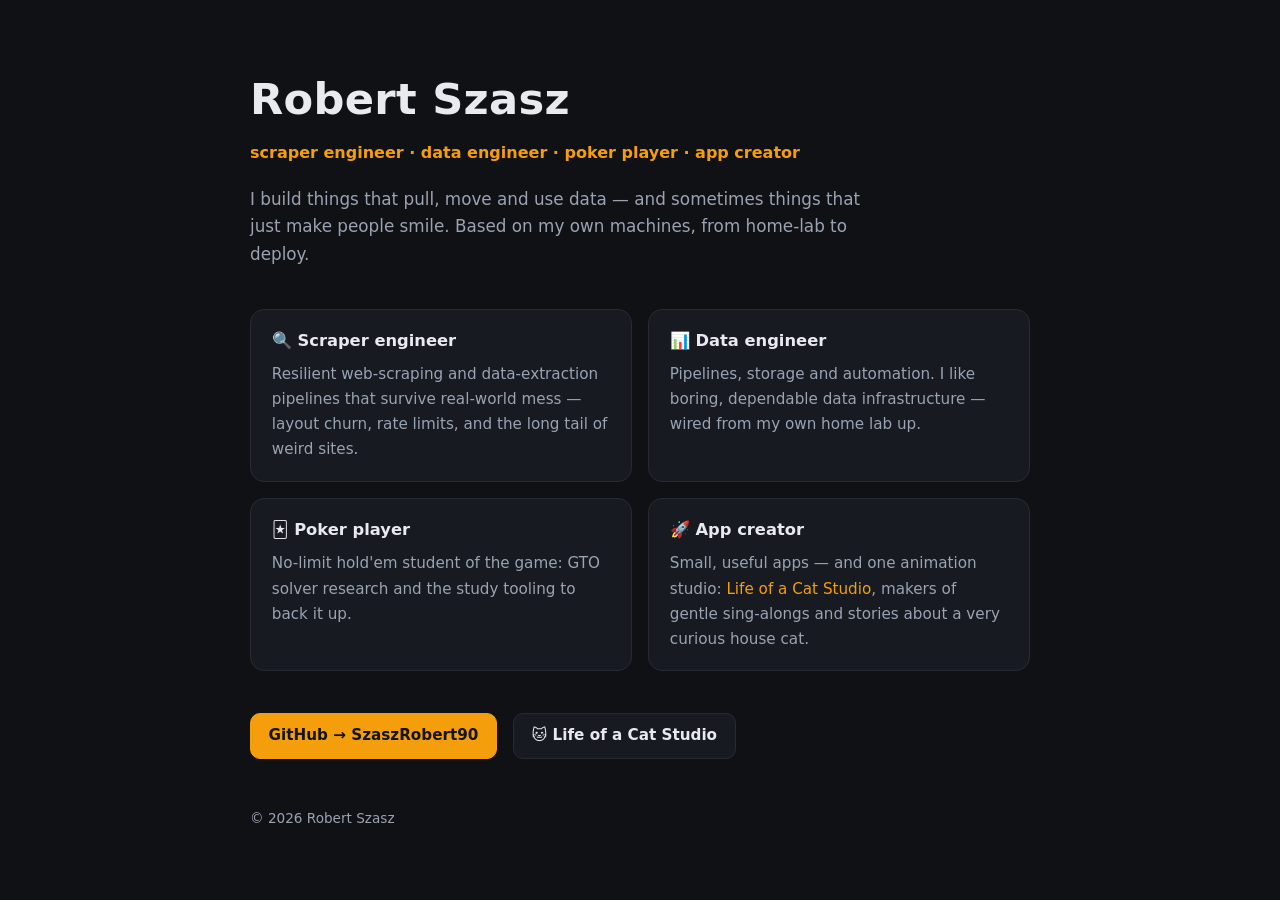
<file: index.html>
<!DOCTYPE html>
<html lang="en">
<head>
  <meta charset="utf-8">
  <meta name="viewport" content="width=device-width, initial-scale=1">
  <title>Robert Szasz — scraper engineer · data engineer · poker player · app creator</title>
  <meta name="description" content="Robert Szasz — scraper engineer, data engineer, poker player and app creator. Web-scraping pipelines, data infrastructure, GTO poker study and small apps, including Life of a Cat Studio.">
  <style>
    :root { --bg:#0f1115; --card:#171a21; --line:#262b36; --text:#e8eaf0; --mut:#9aa3b2; --acc:#f59e0b; }
    * { box-sizing:border-box; }
    body {
      margin:0; background:var(--bg); color:var(--text);
      font-family:"Segoe UI", system-ui, -apple-system, sans-serif;
      line-height:1.65;
    }
    .wrap { max-width:820px; margin:0 auto; padding:4rem 1.25rem 4rem; }
    h1 { font-size:clamp(1.9rem,5vw,2.7rem); margin:0 0 .3rem; letter-spacing:.3px; }
    .roles { color:var(--acc); font-weight:600; margin:0 0 1.2rem; }
    .lede { color:var(--mut); font-size:1.05rem; margin:0 0 2.5rem; max-width:60ch; }
    .grid { display:grid; grid-template-columns:repeat(auto-fit,minmax(250px,1fr)); gap:1rem; }
    .card {
      background:var(--card); border:1px solid var(--line); border-radius:14px;
      padding:1.15rem 1.3rem;
    }
    .card h2 { font-size:1.02rem; margin:0 0 .45rem; }
    .card p { margin:0; color:var(--mut); font-size:.95rem; }
    .links { margin-top:2.6rem; display:flex; gap:1rem; flex-wrap:wrap; }
    a.btn {
      display:inline-block; padding:.6rem 1.1rem; border-radius:10px;
      border:1px solid var(--line); background:var(--card); color:var(--text);
      text-decoration:none; font-weight:600; font-size:.95rem;
    }
    a.btn:hover { border-color:var(--acc); color:var(--acc); }
    a.btn.solid { background:var(--acc); border-color:var(--acc); color:#141414; }
    a.btn.solid:hover { filter:brightness(1.08); color:#141414; }
    footer { margin-top:3rem; color:var(--mut); font-size:.85rem; }
    a.inline { color:var(--acc); text-decoration:none; }
    a.inline:hover { text-decoration:underline; }
  </style>
</head>
<body>
  <div class="wrap">
    <h1>Robert Szasz</h1>
    <p class="roles">scraper engineer &middot; data engineer &middot; poker player &middot; app creator</p>
    <p class="lede">I build things that pull, move and use data — and sometimes things
    that just make people smile. Based on my own machines, from home-lab to deploy.</p>

    <div class="grid">
      <div class="card">
        <h2>&#128269; Scraper engineer</h2>
        <p>Resilient web-scraping and data-extraction pipelines that survive
        real-world mess — layout churn, rate limits, and the long tail of weird sites.</p>
      </div>
      <div class="card">
        <h2>&#128202; Data engineer</h2>
        <p>Pipelines, storage and automation. I like boring, dependable data
        infrastructure — wired from my own home lab up.</p>
      </div>
      <div class="card">
        <h2>&#127183; Poker player</h2>
        <p>No-limit hold'em student of the game: GTO solver research and the
        study tooling to back it up.</p>
      </div>
      <div class="card">
        <h2>&#128640; App creator</h2>
        <p>Small, useful apps — and one animation studio:
        <a class="inline" href="life-of-a-cat/">Life of a Cat Studio</a>, makers of
        gentle sing-alongs and stories about a very curious house cat.</p>
      </div>
    </div>

    <div class="links">
      <a class="btn solid" href="https://github.com/SzaszRobert90">GitHub &rarr; SzaszRobert90</a>
      <a class="btn" href="life-of-a-cat/">&#128049; Life of a Cat Studio</a>
    </div>

    <footer>&copy; 2026 Robert Szasz</footer>
  </div>
</body>
</html>
</file>
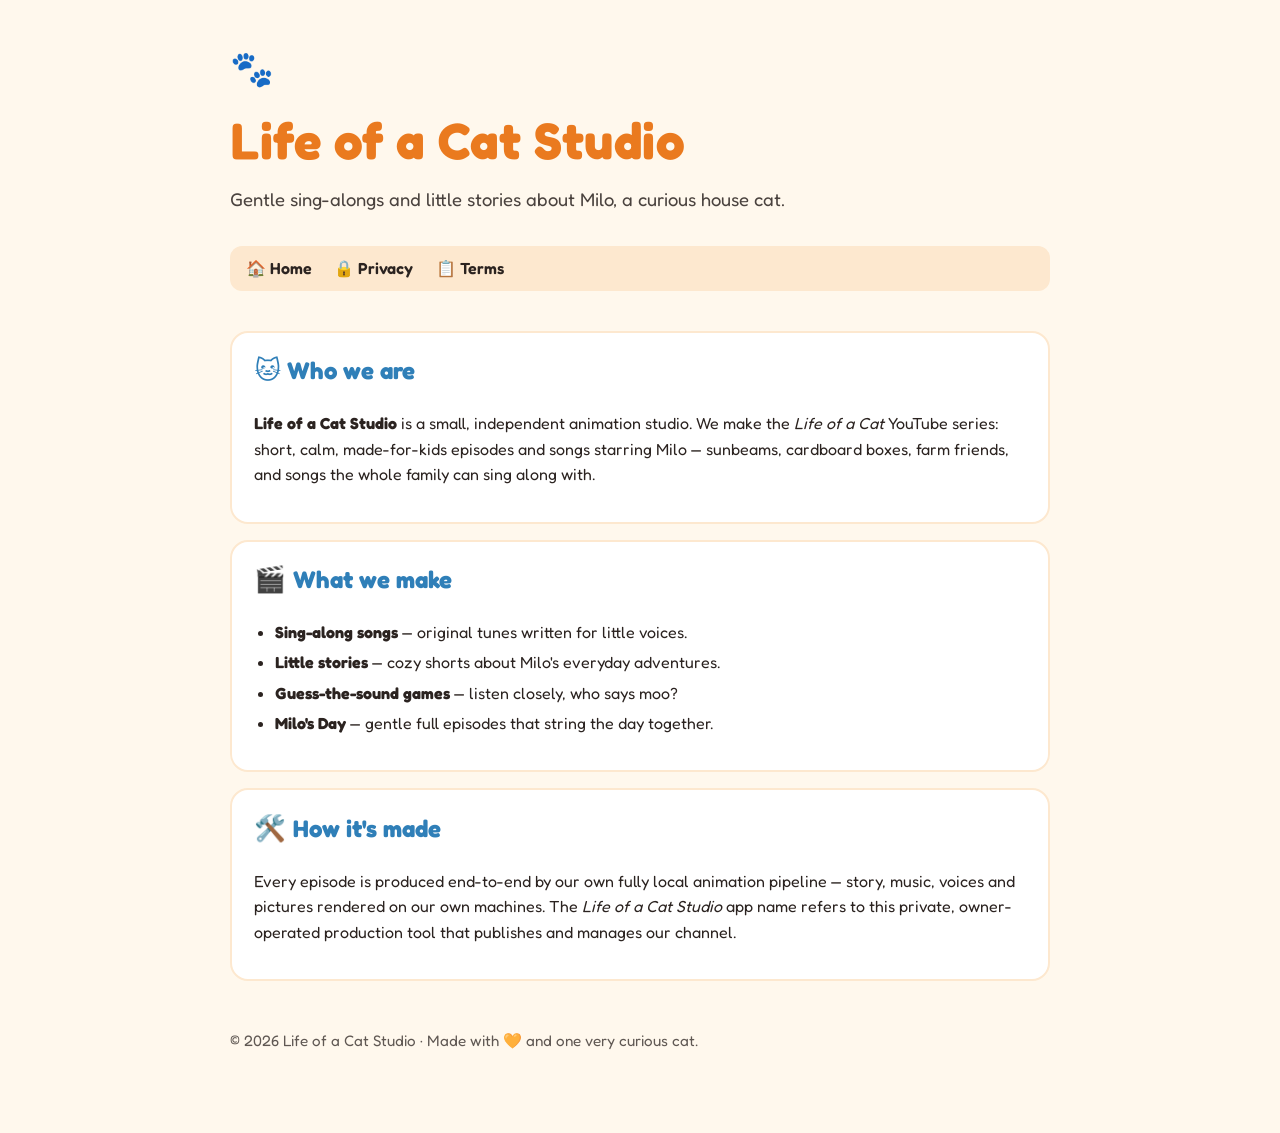
<file: life-of-a-cat/index.html>
<!DOCTYPE html>
<html lang="en">
<head>
  <meta charset="utf-8">
  <meta name="viewport" content="width=device-width, initial-scale=1">
  <title>Life of a Cat Studio</title>
  <meta name="description" content="Life of a Cat Studio — the independent animation studio behind the Life of a Cat YouTube channel: gentle sing-alongs and little stories about Milo, a curious house cat.">
  <link rel="stylesheet" href="style.css">
</head>
<body>
  <div class="wrap">
    <header>
      <div class="paw">🐾</div>
      <h1>Life of a Cat Studio</h1>
      <p class="tagline">Gentle sing-alongs and little stories about Milo, a curious house cat.</p>
    </header>

    <nav>
      <a href="index.html">🏠 Home</a>
      <a href="privacy.html">🔒 Privacy</a>
      <a href="terms.html">📋 Terms</a>
    </nav>

    <div class="card">
      <h2 style="margin-top:0"><span class="cat">🐱</span>Who we are</h2>
      <p><strong>Life of a Cat Studio</strong> is a small, independent animation studio.
      We make the <em>Life of a Cat</em> YouTube series: short, calm, made-for-kids
      episodes and songs starring Milo — sunbeams, cardboard boxes, farm friends,
      and songs the whole family can sing along with.</p>
    </div>

    <div class="card">
      <h2 style="margin-top:0"><span class="cat">🎬</span>What we make</h2>
      <ul>
        <li><strong>Sing-along songs</strong> — original tunes written for little voices.</li>
        <li><strong>Little stories</strong> — cozy shorts about Milo's everyday adventures.</li>
        <li><strong>Guess-the-sound games</strong> — listen closely, who says moo?</li>
        <li><strong>Milo's Day</strong> — gentle full episodes that string the day together.</li>
      </ul>
    </div>

    <div class="card">
      <h2 style="margin-top:0"><span class="cat">🛠️</span>How it's made</h2>
      <p>Every episode is produced end-to-end by our own fully local animation
      pipeline — story, music, voices and pictures rendered on our own machines.
      The <em>Life of a Cat Studio</em> app name refers to this private, owner-operated
      production tool that publishes and manages our channel.</p>
    </div>

    <footer>
      <p>© 2026 Life of a Cat Studio · Made with 🧡 and one very curious cat.</p>
    </footer>
  </div>
</body>
</html>
</file>
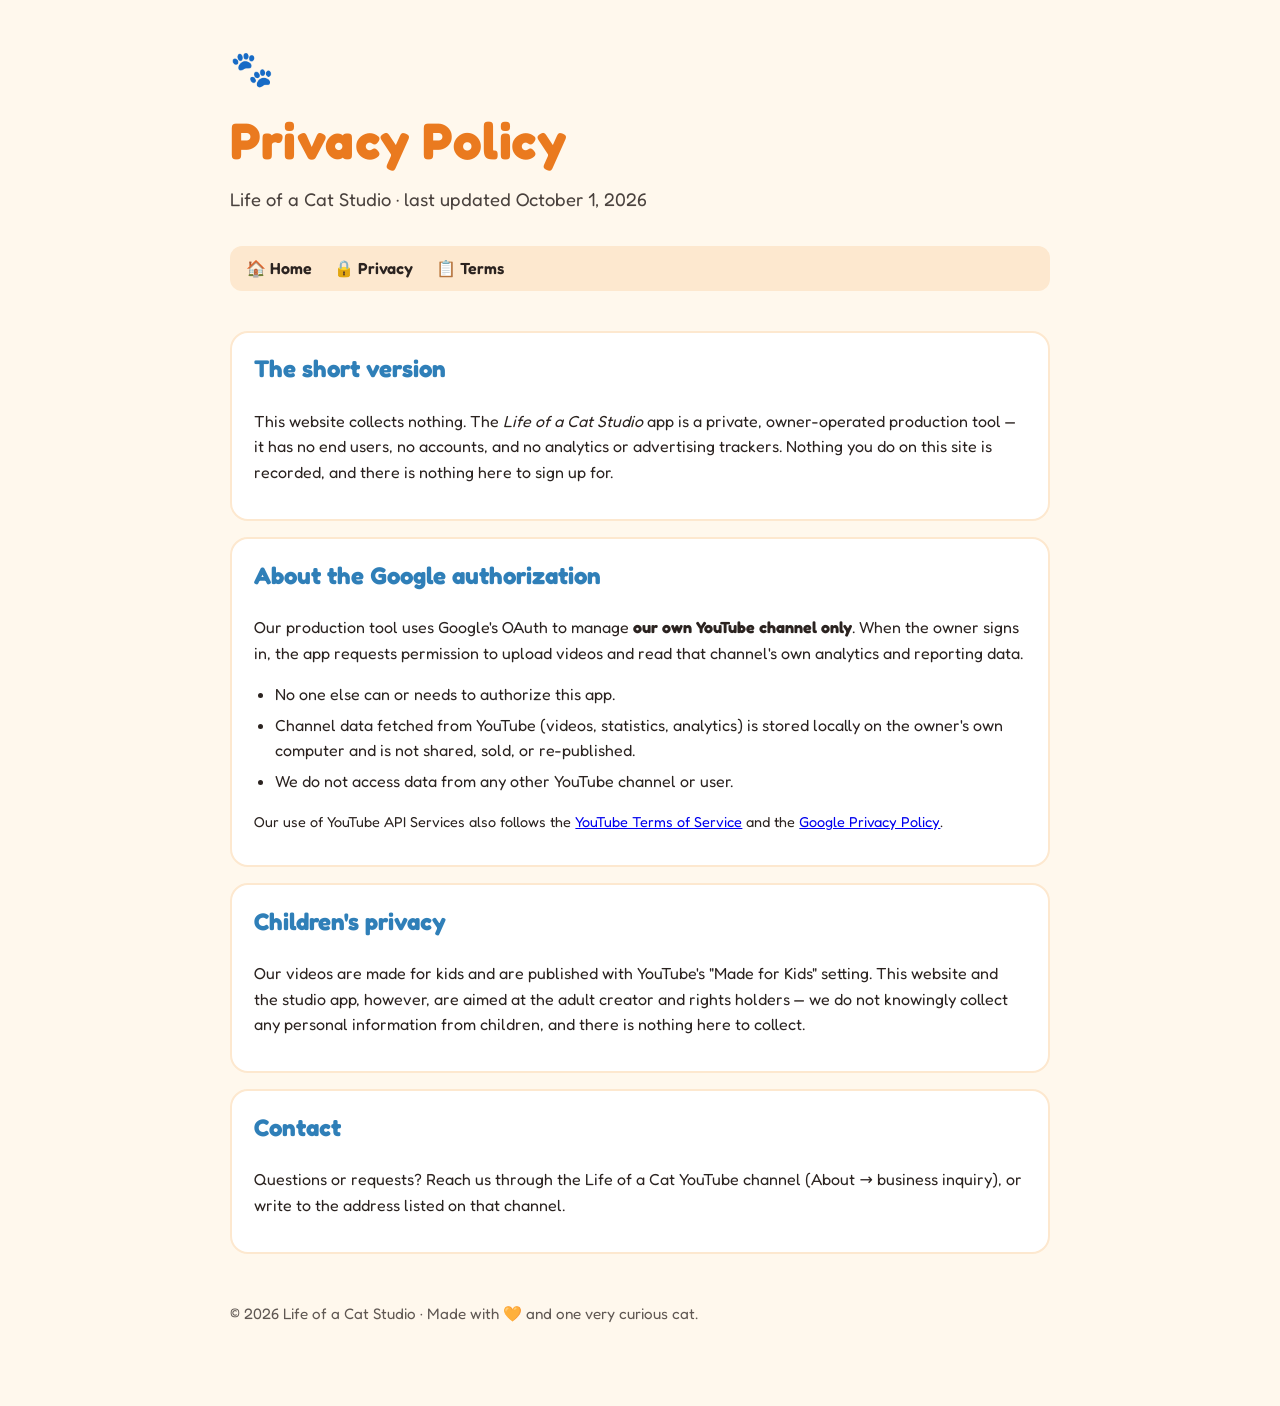
<file: privacy.html>
<!DOCTYPE html>
<html lang="en">
<head>
  <meta charset="utf-8">
  <meta name="viewport" content="width=device-width, initial-scale=1">
  <title>Privacy Policy · Life of a Cat Studio</title>
  <link rel="stylesheet" href="style.css">
</head>
<body>
  <div class="wrap">
    <header>
      <div class="paw">🐾</div>
      <h1>Privacy Policy</h1>
      <p class="tagline">Life of a Cat Studio · last updated October 1, 2026</p>
    </header>

    <nav>
      <a href="index.html">🏠 Home</a>
      <a href="privacy.html">🔒 Privacy</a>
      <a href="terms.html">📋 Terms</a>
    </nav>

    <div class="card">
      <h2 style="margin-top:0">The short version</h2>
      <p>This website collects nothing. The <em>Life of a Cat Studio</em> app is a
      private, owner-operated production tool — it has no end users, no accounts,
      and no analytics or advertising trackers. Nothing you do on this site is
      recorded, and there is nothing here to sign up for.</p>
    </div>

    <div class="card">
      <h2 style="margin-top:0">About the Google authorization</h2>
      <p>Our production tool uses Google's OAuth to manage <strong>our own YouTube
      channel only</strong>. When the owner signs in, the app requests permission to
      upload videos and read that channel's own analytics and reporting data.</p>
      <ul>
        <li>No one else can or needs to authorize this app.</li>
        <li>Channel data fetched from YouTube (videos, statistics, analytics) is
            stored locally on the owner's own computer and is not shared, sold,
            or re-published.</li>
        <li>We do not access data from any other YouTube channel or user.</li>
      </ul>
      <p class="small">Our use of YouTube API Services also follows the
      <a href="https://www.youtube.com/t/terms">YouTube Terms of Service</a> and the
      <a href="https://policies.google.com/privacy">Google Privacy Policy</a>.</p>
    </div>

    <div class="card">
      <h2 style="margin-top:0">Children's privacy</h2>
      <p>Our videos are made for kids and are published with YouTube's
      "Made for Kids" setting. This website and the studio app, however, are aimed
      at the adult creator and rights holders — we do not knowingly collect any
      personal information from children, and there is nothing here to collect.</p>
    </div>

    <div class="card">
      <h2 style="margin-top:0">Contact</h2>
      <p>Questions or requests? Reach us through the Life of a Cat YouTube channel
      (About → business inquiry), or write to the address listed on that channel.</p>
    </div>

    <footer>
      <p>© 2026 Life of a Cat Studio · Made with 🧡 and one very curious cat.</p>
    </footer>
  </div>
</body>
</html>
</file>
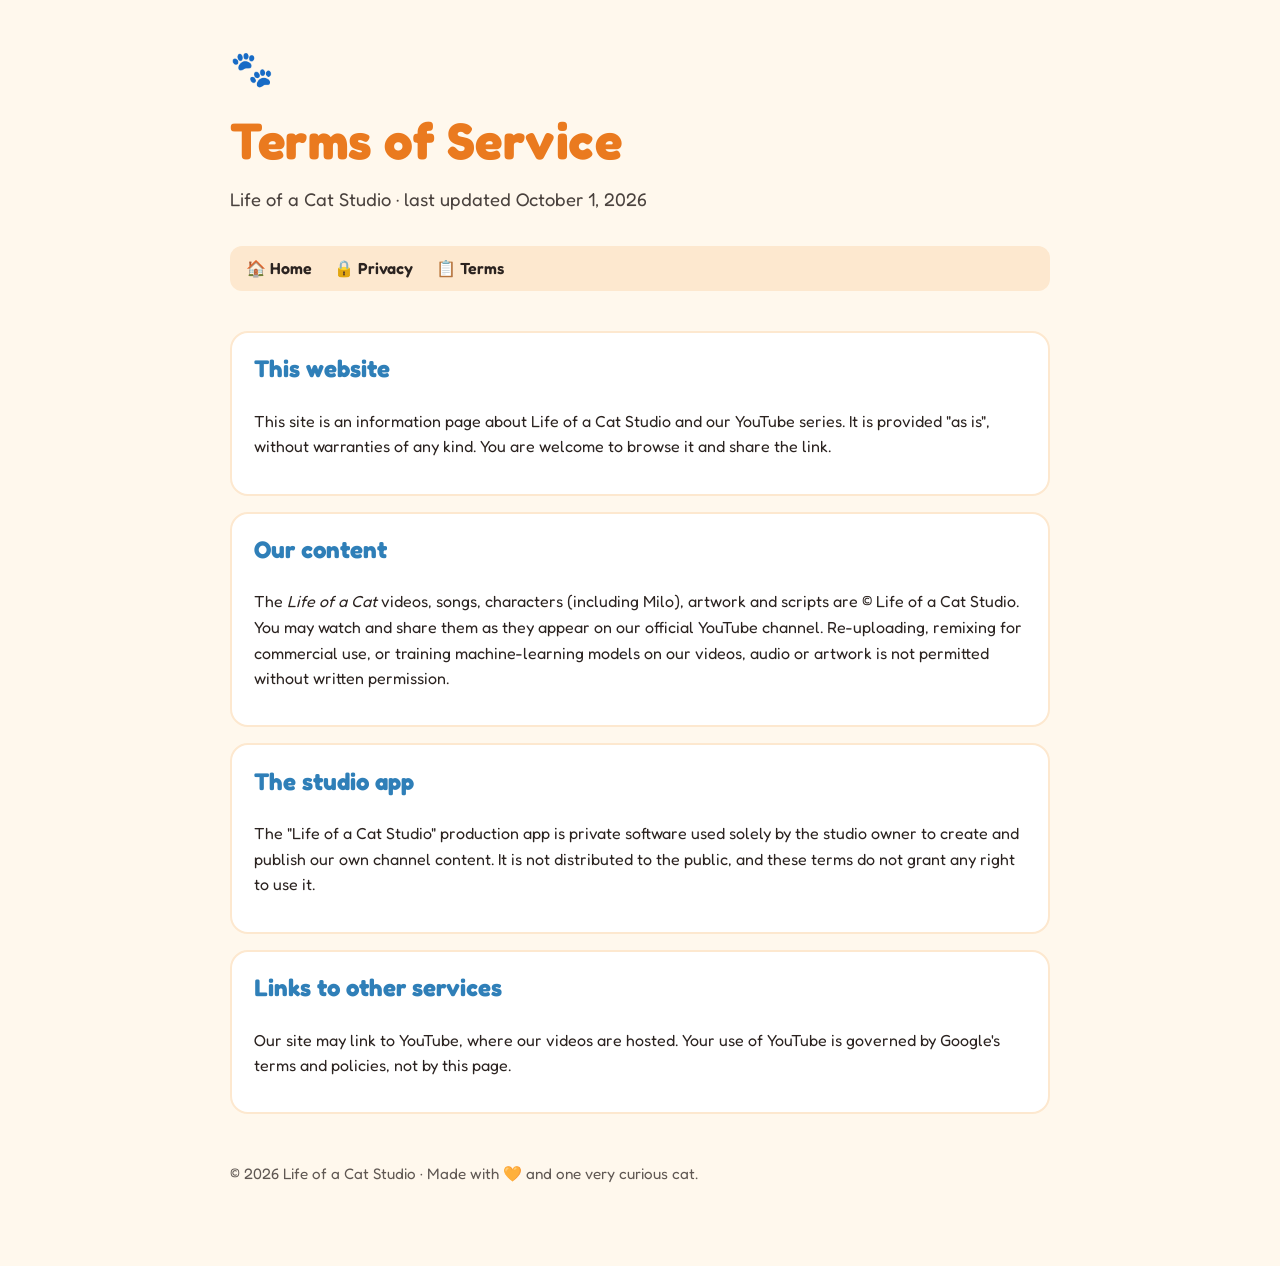
<file: terms.html>
<!DOCTYPE html>
<html lang="en">
<head>
  <meta charset="utf-8">
  <meta name="viewport" content="width=device-width, initial-scale=1">
  <title>Terms of Service · Life of a Cat Studio</title>
  <link rel="stylesheet" href="style.css">
</head>
<body>
  <div class="wrap">
    <header>
      <div class="paw">🐾</div>
      <h1>Terms of Service</h1>
      <p class="tagline">Life of a Cat Studio · last updated October 1, 2026</p>
    </header>

    <nav>
      <a href="index.html">🏠 Home</a>
      <a href="privacy.html">🔒 Privacy</a>
      <a href="terms.html">📋 Terms</a>
    </nav>

    <div class="card">
      <h2 style="margin-top:0">This website</h2>
      <p>This site is an information page about Life of a Cat Studio and our
      YouTube series. It is provided "as is", without warranties of any kind.
      You are welcome to browse it and share the link.</p>
    </div>

    <div class="card">
      <h2 style="margin-top:0">Our content</h2>
      <p>The <em>Life of a Cat</em> videos, songs, characters (including Milo),
      artwork and scripts are © Life of a Cat Studio. You may watch and share
      them as they appear on our official YouTube channel. Re-uploading,
      remixing for commercial use, or training machine-learning models on our
      videos, audio or artwork is not permitted without written permission.</p>
    </div>

    <div class="card">
      <h2 style="margin-top:0">The studio app</h2>
      <p>The "Life of a Cat Studio" production app is private software used
      solely by the studio owner to create and publish our own channel content.
      It is not distributed to the public, and these terms do not grant any
      right to use it.</p>
    </div>

    <div class="card">
      <h2 style="margin-top:0">Links to other services</h2>
      <p>Our site may link to YouTube, where our videos are hosted. Your use of
      YouTube is governed by Google's terms and policies, not by this page.</p>
    </div>

    <footer>
      <p>© 2026 Life of a Cat Studio · Made with 🧡 and one very curious cat.</p>
    </footer>
  </div>
</body>
</html>
</file>
<file: life-of-a-cat/style.css>
/* Life of a Cat Studio — shared styles. Warm, rounded, kid-friendly. */
@font-face {
  font-family: "Fredoka";
  src: url("Fredoka.ttf") format("truetype");
  font-display: swap;
}
:root {
  --cream: #fff8ed;
  --ink: #2b2320;
  --orange: #ea7a1f;
  --orange-soft: #fde8cf;
  --sky: #2f7fb8;
  --card: #ffffff;
}
* { box-sizing: border-box; }
body {
  margin: 0;
  font-family: "Fredoka", "Segoe UI Rounded", "Segoe UI", system-ui, sans-serif;
  background: var(--cream);
  color: var(--ink);
  line-height: 1.6;
}
.wrap { max-width: 860px; margin: 0 auto; padding: 2.5rem 1.25rem 4rem; }
header .paw { font-size: 2.2rem; }
h1 {
  font-size: clamp(2rem, 6vw, 3.2rem);
  margin: 0.2rem 0 0.2rem;
  color: var(--orange);
  letter-spacing: 0.5px;
}
.tagline { font-size: 1.15rem; margin: 0 0 2rem; opacity: 0.85; }
h2 { color: var(--sky); margin-top: 2.2rem; }
.card {
  background: var(--card);
  border: 2px solid var(--orange-soft);
  border-radius: 18px;
  padding: 1.1rem 1.4rem;
  margin: 1rem 0;
}
.cat { font-size: 1.6rem; margin-right: 0.4rem; }
nav {
  margin: 0 0 2.5rem;
  padding: 0.6rem 1rem;
  background: var(--orange-soft);
  border-radius: 12px;
  display: flex;
  gap: 1.4rem;
  flex-wrap: wrap;
}
nav a { color: var(--ink); text-decoration: none; font-weight: 600; }
nav a:hover { color: var(--orange); }
footer {
  margin-top: 3rem;
  font-size: 0.95rem;
  opacity: 0.75;
}
ul { padding-left: 1.3rem; }
li { margin: 0.3rem 0; }
.small { font-size: 0.9rem; }
</file>
<file: style.css>
/* Life of a Cat Studio — shared styles. Warm, rounded, kid-friendly. */
@font-face {
  font-family: "Fredoka";
  src: url("Fredoka.ttf") format("truetype");
  font-display: swap;
}
:root {
  --cream: #fff8ed;
  --ink: #2b2320;
  --orange: #ea7a1f;
  --orange-soft: #fde8cf;
  --sky: #2f7fb8;
  --card: #ffffff;
}
* { box-sizing: border-box; }
body {
  margin: 0;
  font-family: "Fredoka", "Segoe UI Rounded", "Segoe UI", system-ui, sans-serif;
  background: var(--cream);
  color: var(--ink);
  line-height: 1.6;
}
.wrap { max-width: 860px; margin: 0 auto; padding: 2.5rem 1.25rem 4rem; }
header .paw { font-size: 2.2rem; }
h1 {
  font-size: clamp(2rem, 6vw, 3.2rem);
  margin: 0.2rem 0 0.2rem;
  color: var(--orange);
  letter-spacing: 0.5px;
}
.tagline { font-size: 1.15rem; margin: 0 0 2rem; opacity: 0.85; }
h2 { color: var(--sky); margin-top: 2.2rem; }
.card {
  background: var(--card);
  border: 2px solid var(--orange-soft);
  border-radius: 18px;
  padding: 1.1rem 1.4rem;
  margin: 1rem 0;
}
.cat { font-size: 1.6rem; margin-right: 0.4rem; }
nav {
  margin: 0 0 2.5rem;
  padding: 0.6rem 1rem;
  background: var(--orange-soft);
  border-radius: 12px;
  display: flex;
  gap: 1.4rem;
  flex-wrap: wrap;
}
nav a { color: var(--ink); text-decoration: none; font-weight: 600; }
nav a:hover { color: var(--orange); }
footer {
  margin-top: 3rem;
  font-size: 0.95rem;
  opacity: 0.75;
}
ul { padding-left: 1.3rem; }
li { margin: 0.3rem 0; }
.small { font-size: 0.9rem; }
</file>
